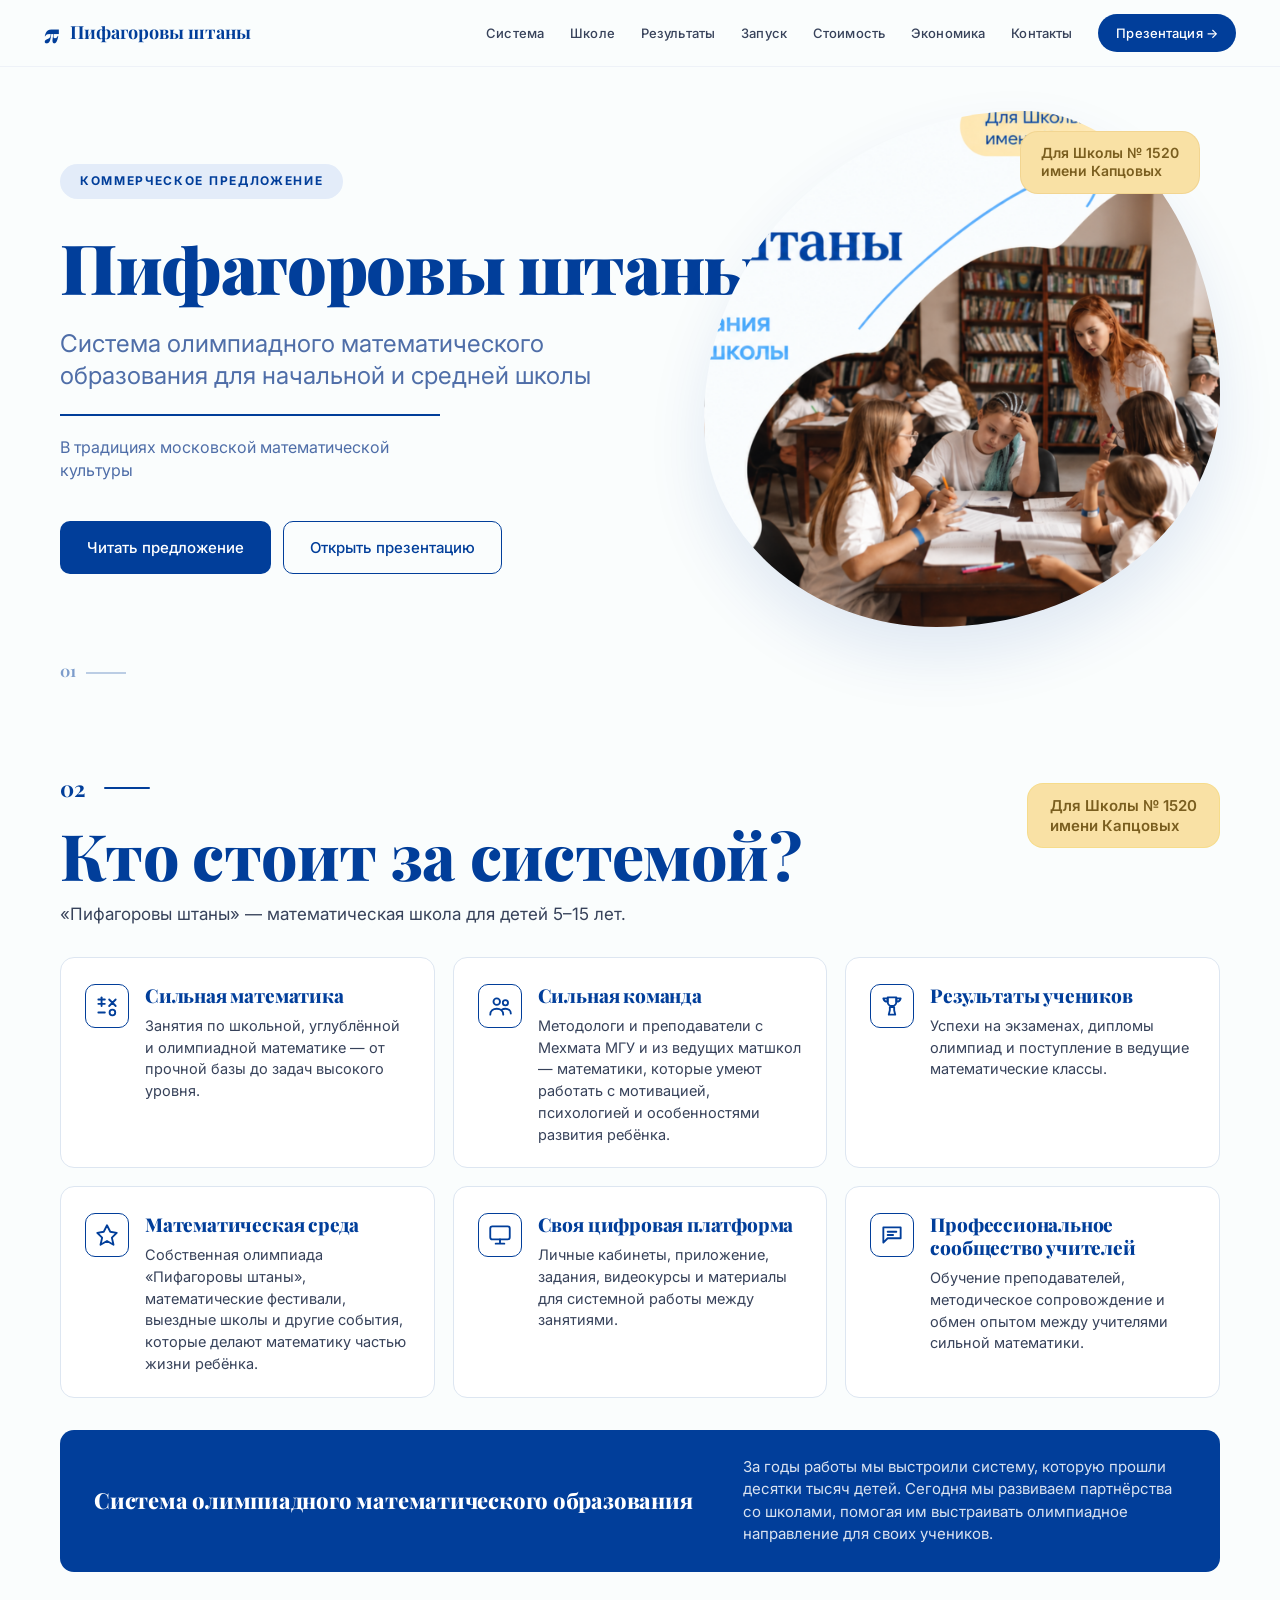
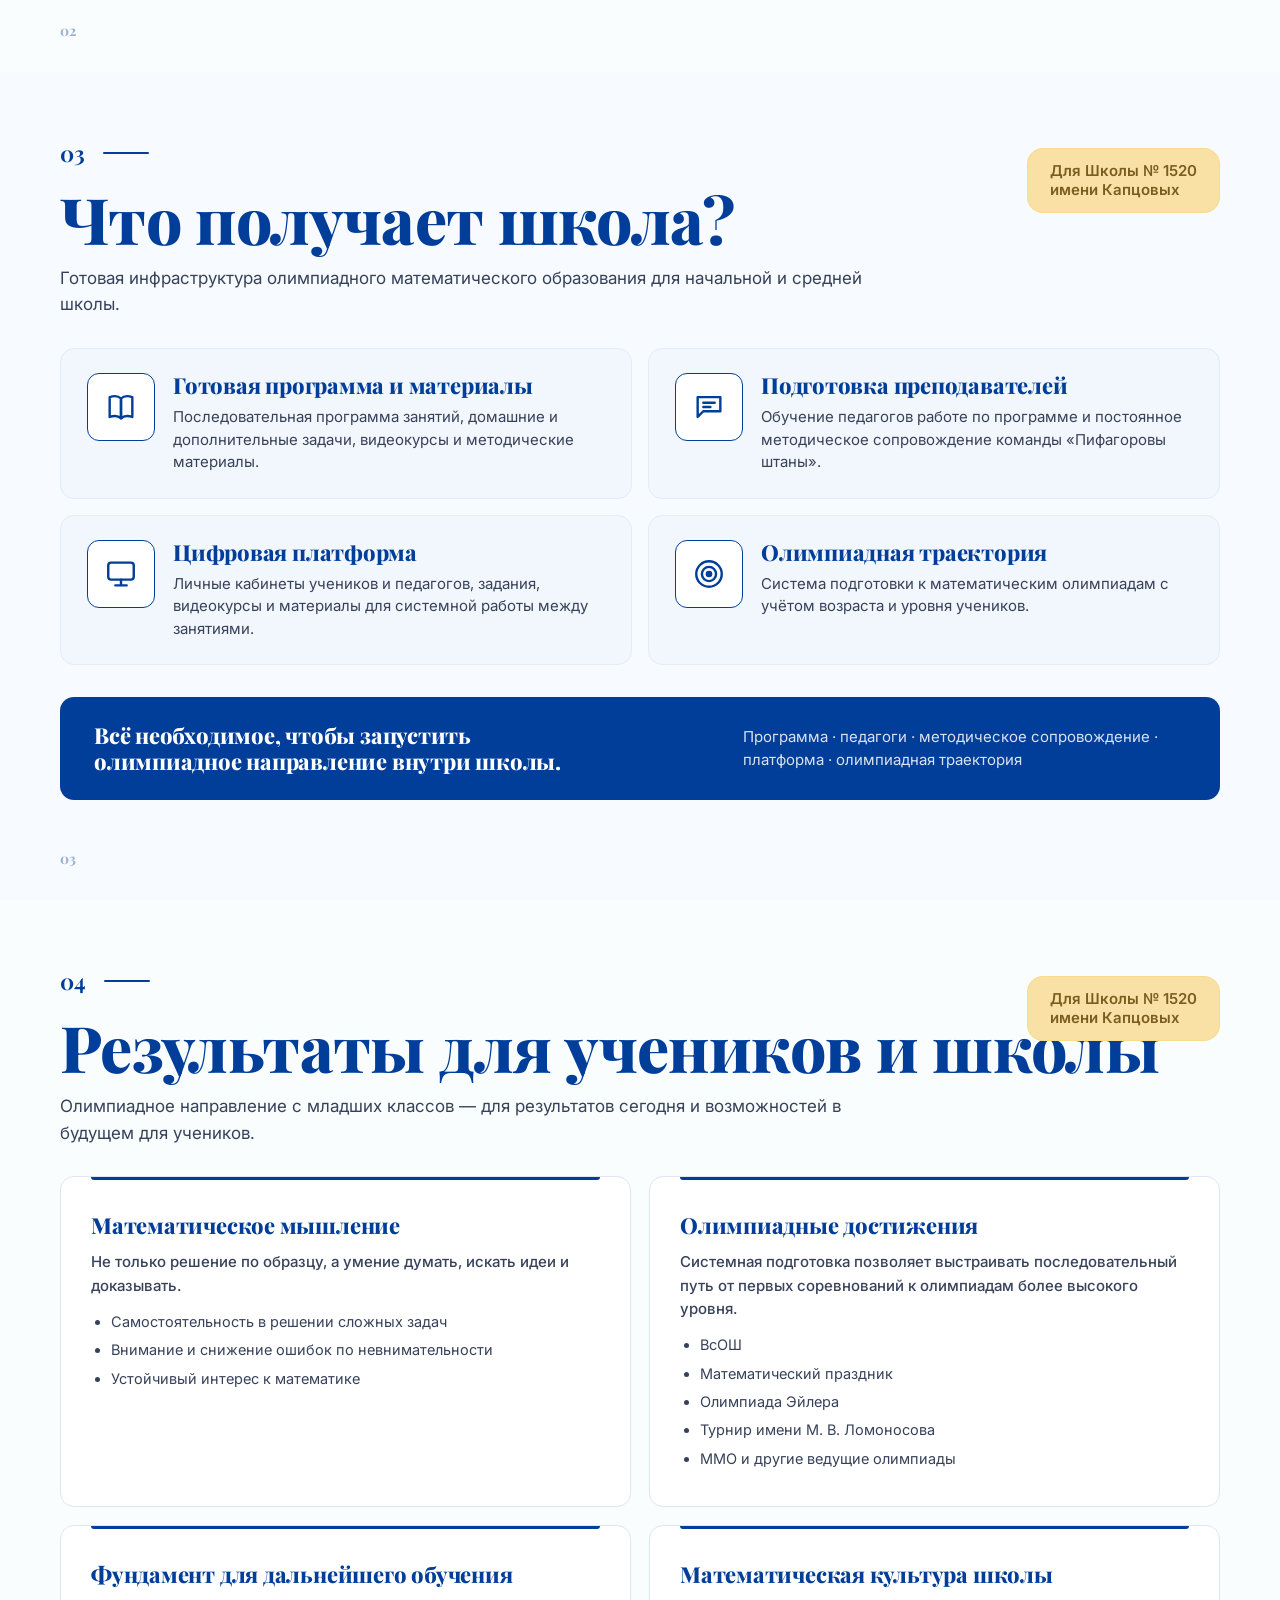
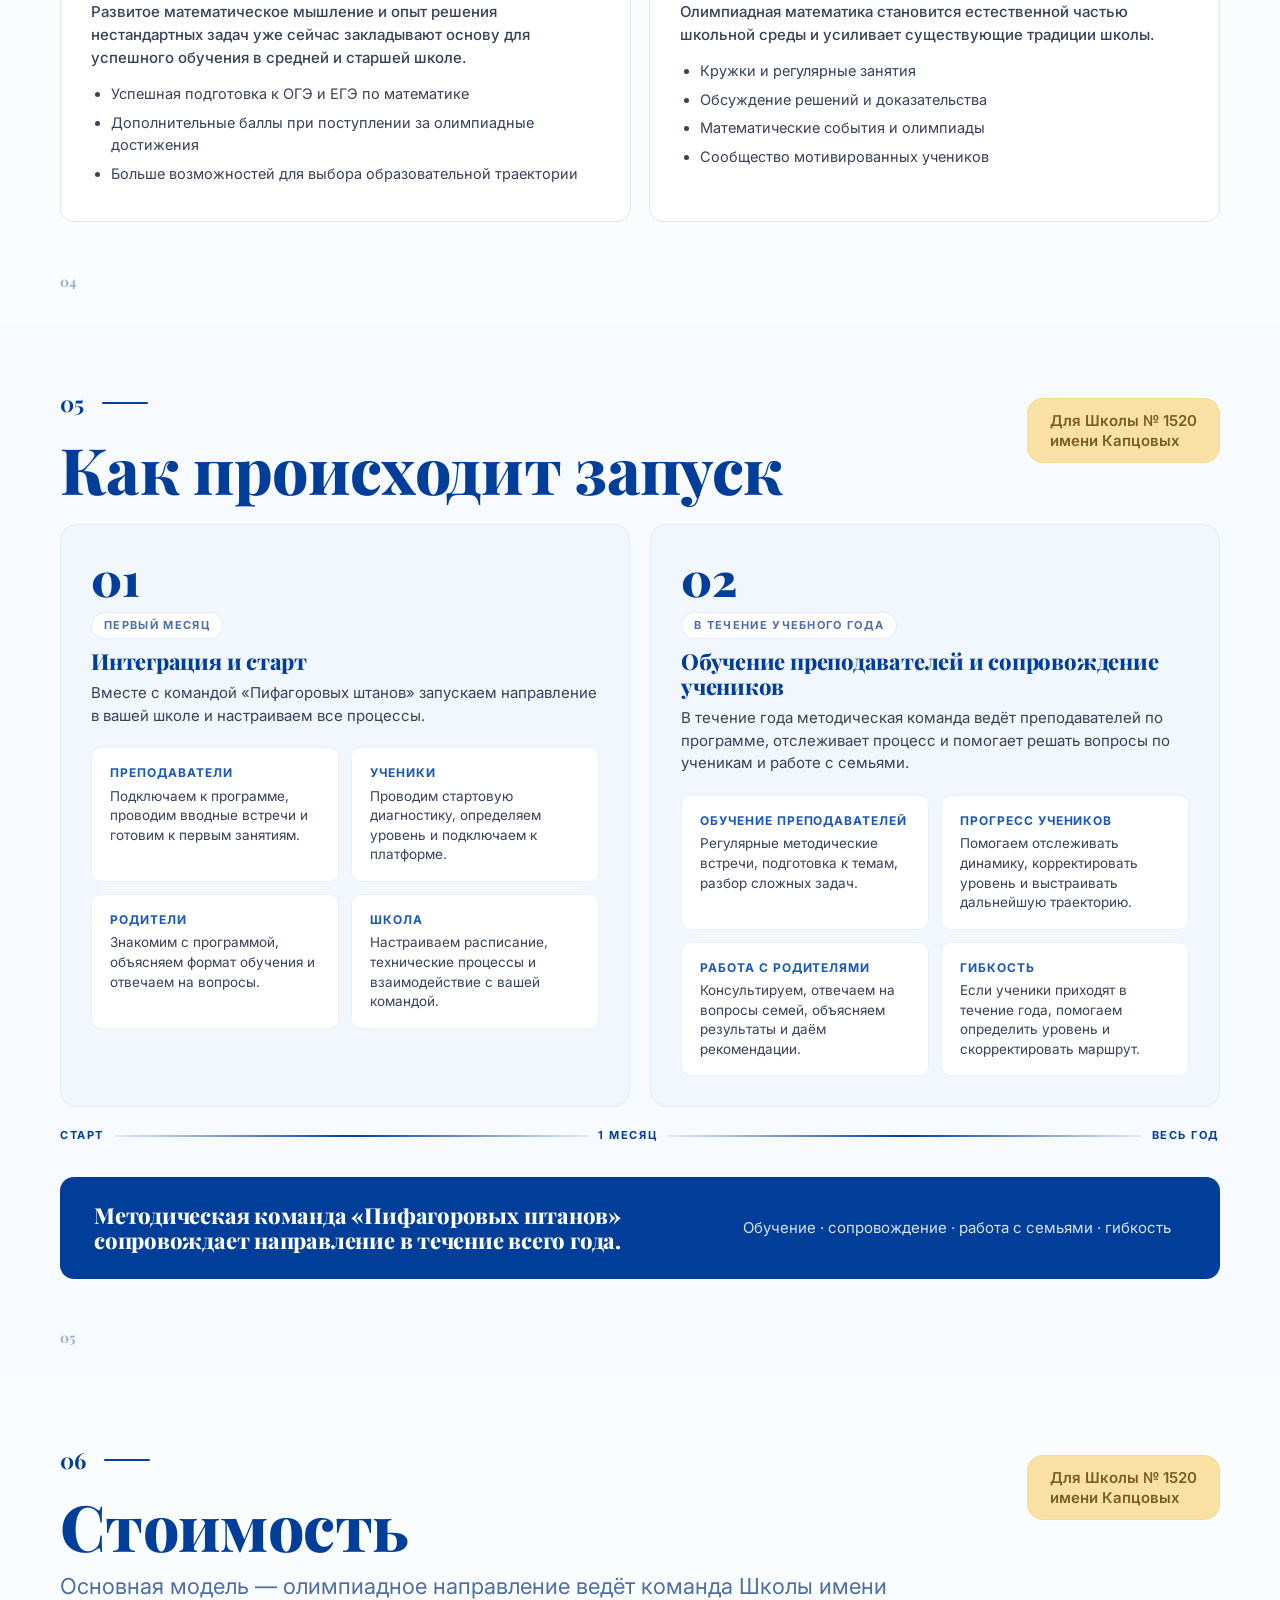
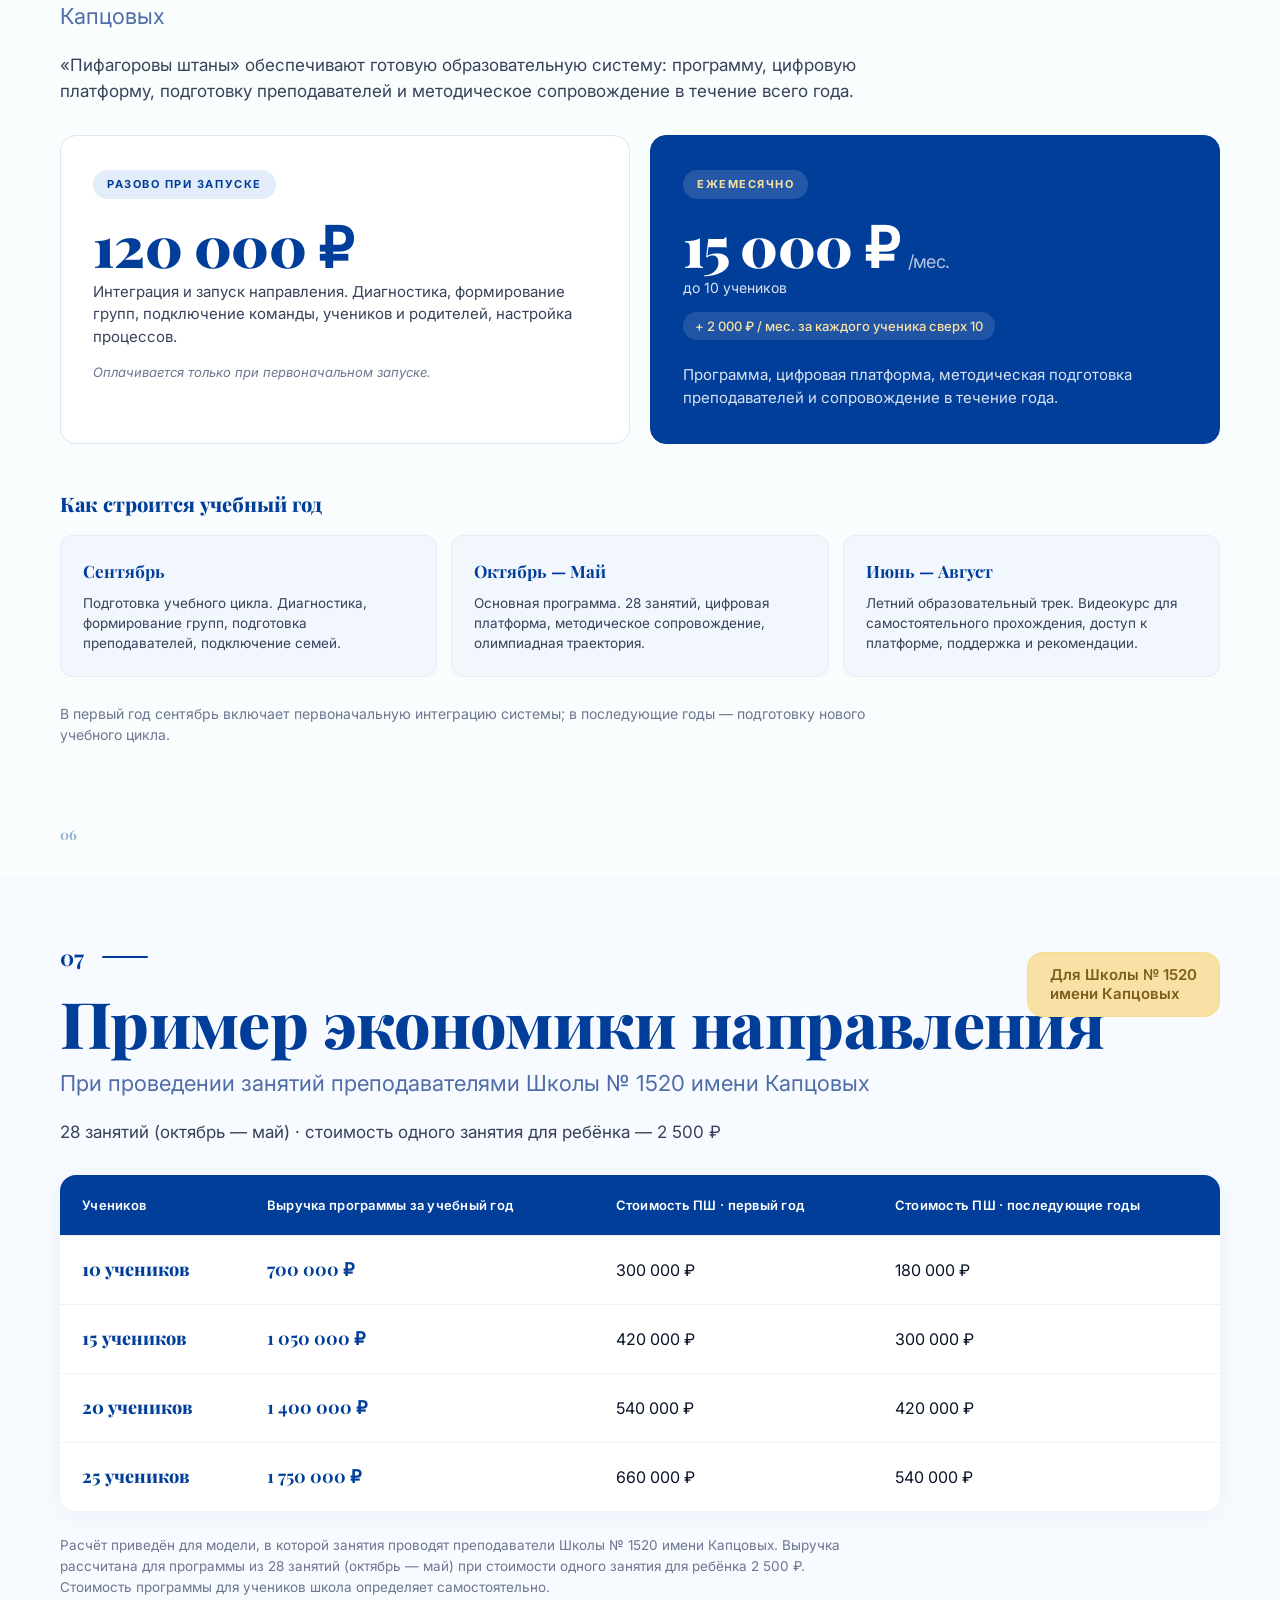
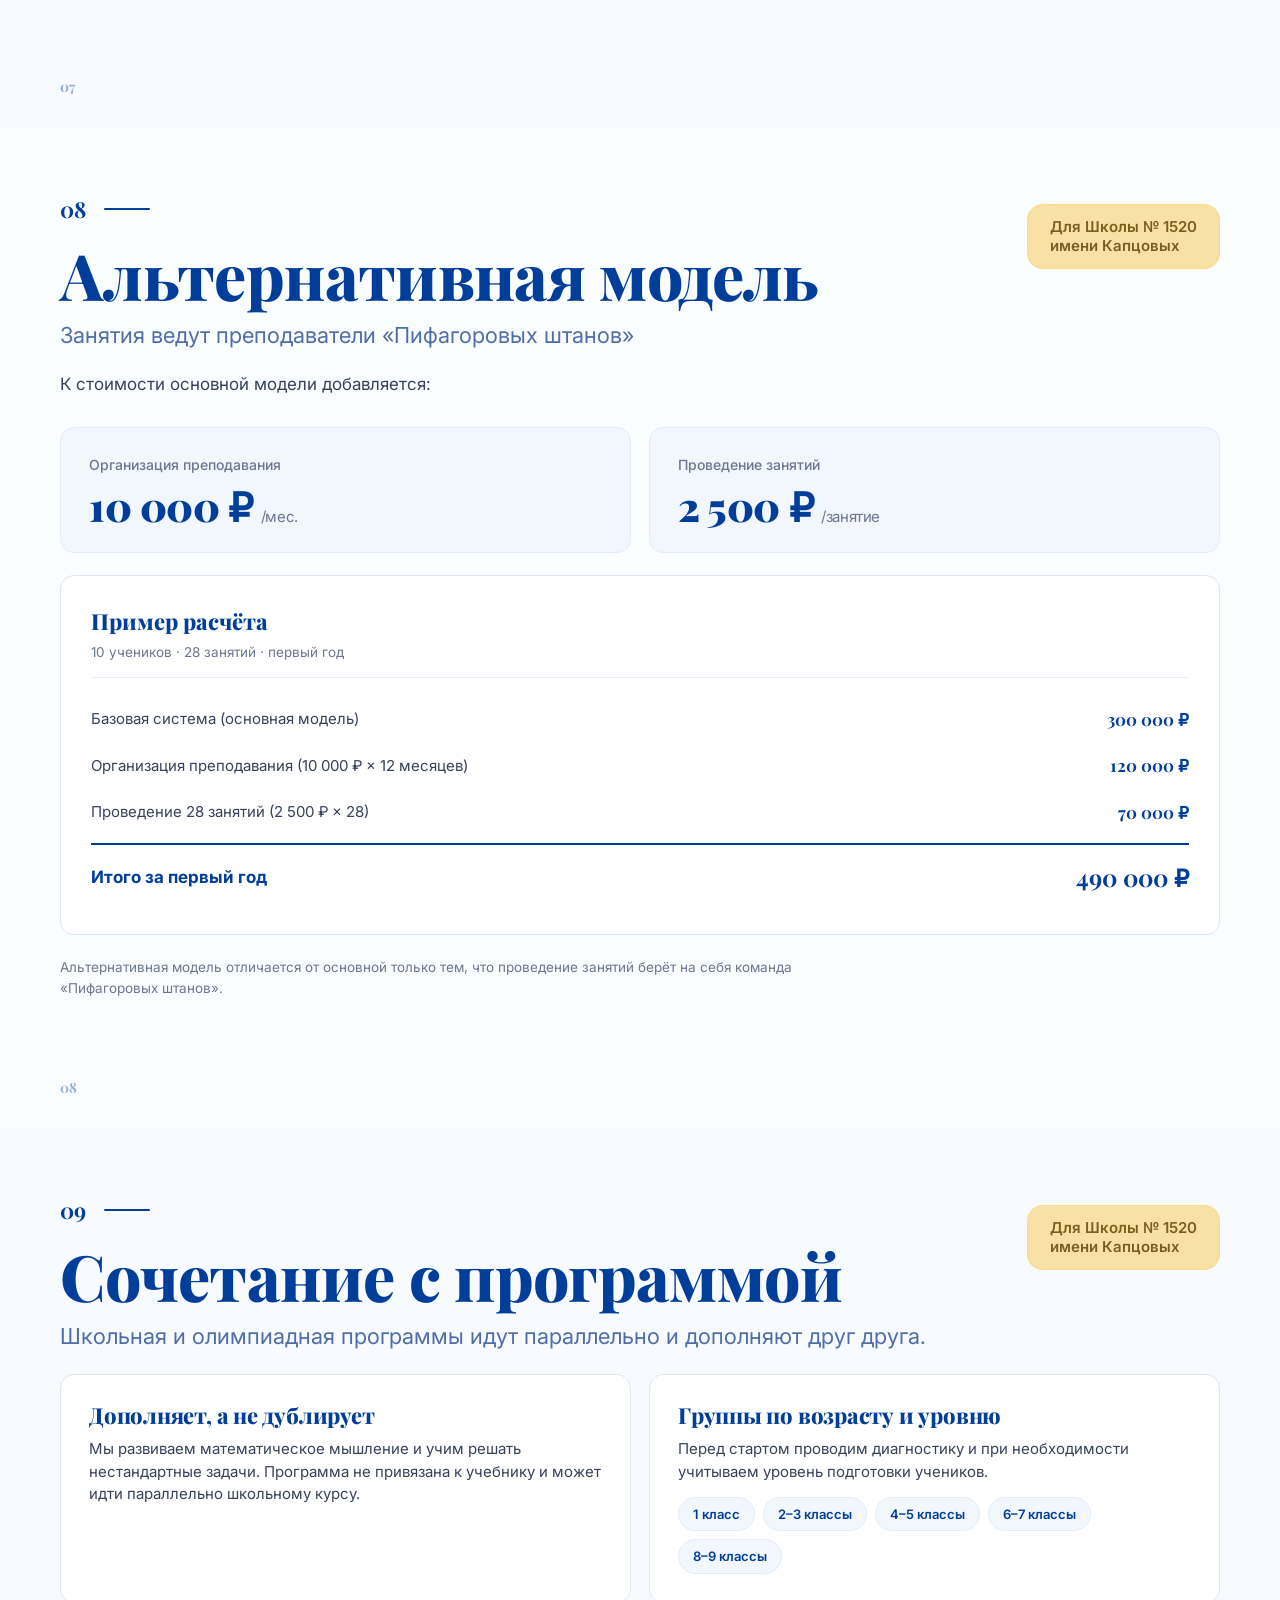
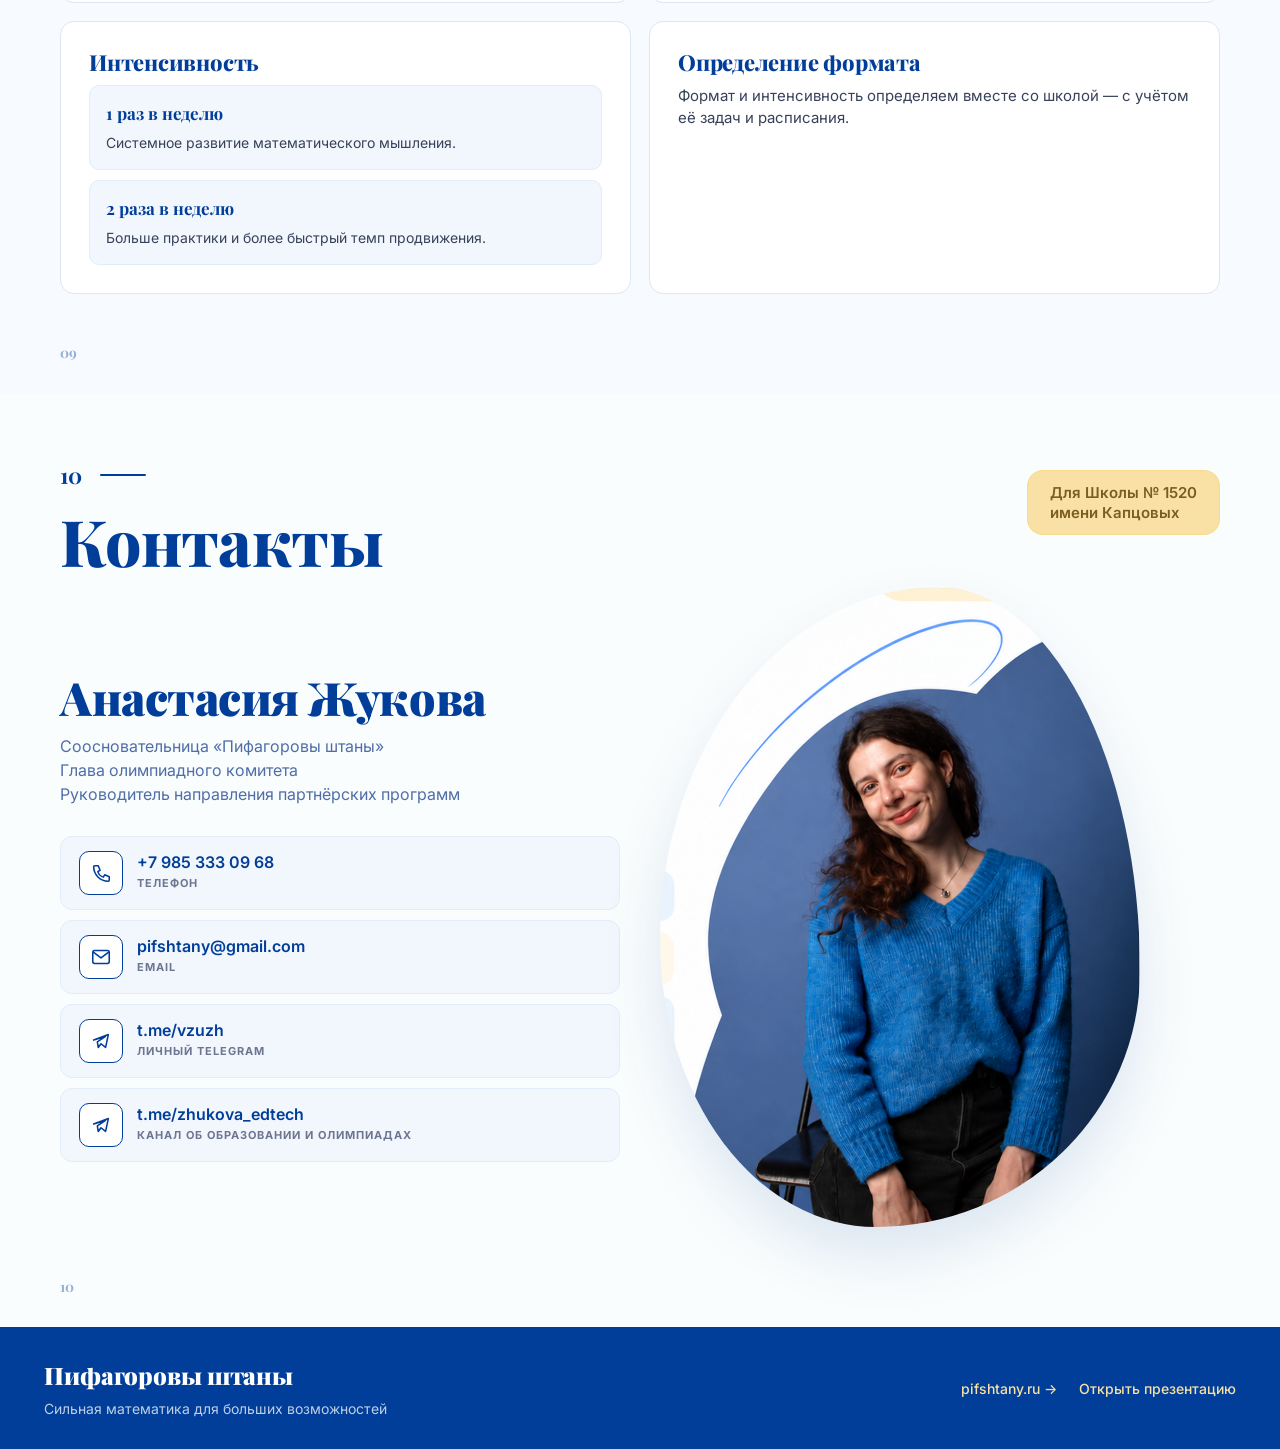
<file: index.html>
<!doctype html>
<html lang="ru">
<head>
<meta charset="utf-8">
<meta name="viewport" content="width=device-width,initial-scale=1">
<title>Пифагоровы штаны — предложение для Школы №1520 имени Капцовых</title>
<meta name="description" content="Готовая инфраструктура олимпиадного математического образования для начальной и средней школы. Предложение для Школы №1520 имени Капцовых.">
<link rel="preconnect" href="https://fonts.googleapis.com">
<link rel="preconnect" href="https://fonts.gstatic.com" crossorigin>
<link href="https://fonts.googleapis.com/css2?family=Playfair+Display:wght@700;800;900&family=Inter:wght@300;400;500;600;700&display=swap" rel="stylesheet">
<link rel="stylesheet" href="./styles.css">
</head>
<body>

<!-- SVG icon symbols shared across the page (mirrors deck's blue outline icons) -->
<svg width="0" height="0" style="position:absolute" aria-hidden="true">
  <defs>
    <symbol id="i-math" viewBox="0 0 24 24" fill="none" stroke="currentColor" stroke-width="1.7" stroke-linecap="round" stroke-linejoin="round">
      <path d="M4 6h6"/><path d="M4 10h6"/><path d="M7 4v8"/>
      <path d="M14 6l6 6M20 6l-6 6"/>
      <path d="M4 18h6"/><circle cx="17" cy="18" r="2.6"/>
    </symbol>
    <symbol id="i-team" viewBox="0 0 24 24" fill="none" stroke="currentColor" stroke-width="1.7" stroke-linecap="round" stroke-linejoin="round">
      <circle cx="9" cy="8" r="3"/>
      <circle cx="17" cy="9" r="2.4"/>
      <path d="M3 20c0-3.5 2.7-5.5 6-5.5S15 16.5 15 20"/>
      <path d="M13.5 15.4c1-.6 2.2-.9 3.5-.9 2.8 0 5 1.8 5 4.5"/>
    </symbol>
    <symbol id="i-trophy" viewBox="0 0 24 24" fill="none" stroke="currentColor" stroke-width="1.7" stroke-linecap="round" stroke-linejoin="round">
      <path d="M8 4h8v4a4 4 0 0 1-8 0V4z"/>
      <path d="M4 5h4v3a4 4 0 0 1-4-3z"/>
      <path d="M16 5h4a4 4 0 0 1-4 3V5z"/>
      <path d="M10 13h4v3l1 4H9l1-4v-3z"/>
    </symbol>
    <symbol id="i-star" viewBox="0 0 24 24" fill="none" stroke="currentColor" stroke-width="1.7" stroke-linecap="round" stroke-linejoin="round">
      <polygon points="12 3 15 9 21 10 16.5 14.5 18 21 12 17.5 6 21 7.5 14.5 3 10 9 9"/>
    </symbol>
    <symbol id="i-monitor" viewBox="0 0 24 24" fill="none" stroke="currentColor" stroke-width="1.7" stroke-linecap="round" stroke-linejoin="round">
      <rect x="3" y="4" width="18" height="12" rx="2"/>
      <path d="M8 20h8M12 16v4"/>
    </symbol>
    <symbol id="i-chat" viewBox="0 0 24 24" fill="none" stroke="currentColor" stroke-width="1.7" stroke-linecap="round" stroke-linejoin="round">
      <path d="M4 5h16v10H8l-4 4V5z"/>
      <path d="M8 9h8M8 12h5"/>
    </symbol>
    <symbol id="i-book" viewBox="0 0 24 24" fill="none" stroke="currentColor" stroke-width="1.7" stroke-linecap="round" stroke-linejoin="round">
      <path d="M4 5c3-1 6-1 8 1v14c-2-2-5-2-8-1V5z"/>
      <path d="M20 5c-3-1-6-1-8 1v14c2-2 5-2 8-1V5z"/>
    </symbol>
    <symbol id="i-target" viewBox="0 0 24 24" fill="none" stroke="currentColor" stroke-width="1.7" stroke-linecap="round" stroke-linejoin="round">
      <circle cx="12" cy="12" r="9"/><circle cx="12" cy="12" r="5"/><circle cx="12" cy="12" r="1.5" fill="currentColor"/>
    </symbol>
    <symbol id="i-rocket" viewBox="0 0 24 24" fill="none" stroke="currentColor" stroke-width="1.7" stroke-linecap="round" stroke-linejoin="round">
      <path d="M4 20l3-3M14 4c4 0 6 2 6 6l-8 8-4-4L14 4z"/>
      <circle cx="15" cy="9" r="1.4"/>
      <path d="M4 20c0-3 2-5 5-5"/>
    </symbol>
    <symbol id="i-pin" viewBox="0 0 24 24" fill="none" stroke="currentColor" stroke-width="1.7" stroke-linecap="round" stroke-linejoin="round">
      <path d="M12 21s-7-6-7-12a7 7 0 1 1 14 0c0 6-7 12-7 12z"/>
      <circle cx="12" cy="9" r="2.5"/>
    </symbol>
    <symbol id="i-phone" viewBox="0 0 24 24" fill="none" stroke="currentColor" stroke-width="1.7" stroke-linecap="round" stroke-linejoin="round">
      <path d="M5 4h4l2 5-2.5 1.5c1 3 3 5 6 6L16 14l5 2v4c0 .5-.5 1-1 1-9 0-16-7-16-16 0-.5.5-1 1-1z"/>
    </symbol>
    <symbol id="i-mail" viewBox="0 0 24 24" fill="none" stroke="currentColor" stroke-width="1.7" stroke-linecap="round" stroke-linejoin="round">
      <rect x="3" y="5" width="18" height="14" rx="2"/>
      <path d="M4 7l8 6 8-6"/>
    </symbol>
    <symbol id="i-tg" viewBox="0 0 24 24" fill="none" stroke="currentColor" stroke-width="1.7" stroke-linecap="round" stroke-linejoin="round">
      <path d="M4 11l16-6-3 14-5-4-3 4-1-6 9-6-13 4z"/>
    </symbol>
    <symbol id="i-cal" viewBox="0 0 24 24" fill="none" stroke="currentColor" stroke-width="1.7" stroke-linecap="round" stroke-linejoin="round">
      <rect x="3" y="5" width="18" height="15" rx="2"/>
      <path d="M8 3v4M16 3v4M3 10h18"/>
    </symbol>
  </defs>
</svg>

<!-- Sticky nav -->
<nav class="topnav">
  <a class="brand" href="#top">
    <span class="brand-mark">π</span>
    <span class="brand-name">Пифагоровы штаны</span>
  </a>
  <div class="topnav-links">
    <a href="#system">Система</a>
    <a href="#school">Школе</a>
    <a href="#results">Результаты</a>
    <a href="#launch">Запуск</a>
    <a href="#pricing">Стоимость</a>
    <a href="#economy">Экономика</a>
    <a href="#contact">Контакты</a>
    <a href="./deck.html" class="topnav-cta">Презентация →</a>
  </div>
</nav>

<!-- HERO (slide 1) -->
<header id="top" class="hero">
  <div class="hero-left">
    <span class="hero-tag">Коммерческое предложение</span>
    <h1 class="hero-title">Пифагоровы&nbsp;штаны</h1>
    <p class="hero-sub">Система олимпиадного математического образования для начальной и средней школы</p>
    <div class="hero-tradition-wrap">
      <p class="hero-tradition">В традициях московской математической культуры</p>
    </div>
    <div class="hero-cta">
      <a href="#system" class="btn btn-primary">Читать предложение</a>
      <a href="./deck.html" class="btn btn-ghost">Открыть презентацию</a>
    </div>
  </div>
  <div class="hero-photo-wrap">
    <div class="hero-photo"></div>
    <div class="hero-badge-abs">Для Школы № 1520 имени Капцовых</div>
  </div>
  <div class="hero-slidenum">01</div>
</header>

<!-- SLIDE 2 — SYSTEM / PILLARS -->
<section id="system" class="slide">
  <div class="slide-num">02</div>
  <div class="slide-badge">Для Школы №&nbsp;1520<br>имени Капцовых</div>
  <h2 class="slide-title">Кто стоит за системой?</h2>
  <p class="slide-lede">«Пифагоровы штаны» — математическая школа для детей 5–15 лет.</p>

  <div class="pillars">
    <article class="pillar">
      <div class="pillar-icon"><svg width="26" height="26"><use href="#i-math"/></svg></div>
      <div class="pillar-body">
        <h3>Сильная математика</h3>
        <p>Занятия по школьной, углублённой и олимпиадной математике — от прочной базы до задач высокого уровня.</p>
      </div>
    </article>
    <article class="pillar">
      <div class="pillar-icon"><svg width="26" height="26"><use href="#i-team"/></svg></div>
      <div class="pillar-body">
        <h3>Сильная команда</h3>
        <p>Методологи и преподаватели с Мехмата МГУ и из ведущих матшкол — математики, которые умеют работать с мотивацией, психологией и особенностями развития ребёнка.</p>
      </div>
    </article>
    <article class="pillar">
      <div class="pillar-icon"><svg width="26" height="26"><use href="#i-trophy"/></svg></div>
      <div class="pillar-body">
        <h3>Результаты учеников</h3>
        <p>Успехи на экзаменах, дипломы олимпиад и поступление в ведущие математические классы.</p>
      </div>
    </article>
    <article class="pillar">
      <div class="pillar-icon"><svg width="26" height="26"><use href="#i-star"/></svg></div>
      <div class="pillar-body">
        <h3>Математическая среда</h3>
        <p>Собственная олимпиада «Пифагоровы штаны», математические фестивали, выездные школы и другие события, которые делают математику частью жизни ребёнка.</p>
      </div>
    </article>
    <article class="pillar">
      <div class="pillar-icon"><svg width="26" height="26"><use href="#i-monitor"/></svg></div>
      <div class="pillar-body">
        <h3>Своя цифровая платформа</h3>
        <p>Личные кабинеты, приложение, задания, видеокурсы и материалы для системной работы между занятиями.</p>
      </div>
    </article>
    <article class="pillar">
      <div class="pillar-icon"><svg width="26" height="26"><use href="#i-chat"/></svg></div>
      <div class="pillar-body">
        <h3>Профессиональное сообщество учителей</h3>
        <p>Обучение преподавателей, методическое сопровождение и обмен опытом между учителями сильной математики.</p>
      </div>
    </article>
  </div>

  <div class="strip">
    <h3>Система олимпиадного математического образования</h3>
    <p>За годы работы мы выстроили систему, которую прошли десятки тысяч детей. Сегодня мы развиваем партнёрства со школами, помогая им выстраивать олимпиадное направление для своих учеников.</p>
  </div>
  <div class="slide-foot">02</div>
</section>

<!-- SLIDE 3 — WHAT THE SCHOOL GETS -->
<div class="slide-tint-wrap">
<section id="school" class="slide slide-tint">
  <div class="slide-num">03</div>
  <div class="slide-badge">Для Школы №&nbsp;1520<br>имени Капцовых</div>
  <h2 class="slide-title">Что получает школа?</h2>
  <p class="slide-lede">Готовая инфраструктура олимпиадного математического образования для начальной и средней школы.</p>

  <div class="school-cards">
    <article class="school-card">
      <div class="school-card-icon"><svg width="34" height="34"><use href="#i-book"/></svg></div>
      <div>
        <h3>Готовая программа и материалы</h3>
        <p>Последовательная программа занятий, домашние и дополнительные задачи, видеокурсы и методические материалы.</p>
      </div>
    </article>
    <article class="school-card">
      <div class="school-card-icon"><svg width="34" height="34"><use href="#i-chat"/></svg></div>
      <div>
        <h3>Подготовка преподавателей</h3>
        <p>Обучение педагогов работе по программе и постоянное методическое сопровождение команды «Пифагоровы штаны».</p>
      </div>
    </article>
    <article class="school-card">
      <div class="school-card-icon"><svg width="34" height="34"><use href="#i-monitor"/></svg></div>
      <div>
        <h3>Цифровая платформа</h3>
        <p>Личные кабинеты учеников и педагогов, задания, видеокурсы и материалы для системной работы между занятиями.</p>
      </div>
    </article>
    <article class="school-card">
      <div class="school-card-icon"><svg width="34" height="34"><use href="#i-target"/></svg></div>
      <div>
        <h3>Олимпиадная траектория</h3>
        <p>Система подготовки к математическим олимпиадам с учётом возраста и уровня учеников.</p>
      </div>
    </article>
  </div>

  <div class="strip">
    <h3>Всё необходимое, чтобы запустить<br>олимпиадное направление внутри школы.</h3>
    <p>Программа · педагоги · методическое сопровождение · платформа · олимпиадная траектория</p>
  </div>
  <div class="slide-foot">03</div>
</section>
</div>

<!-- SLIDE 4 — RESULTS -->
<section id="results" class="slide">
  <div class="slide-num">04</div>
  <div class="slide-badge">Для Школы №&nbsp;1520<br>имени Капцовых</div>
  <h2 class="slide-title">Результаты для учеников и школы</h2>
  <p class="slide-lede">Олимпиадное направление с младших классов — для результатов сегодня и возможностей в будущем для учеников.</p>

  <div class="results">
    <article class="result">
      <h3>Математическое мышление</h3>
      <p class="result-lead">Не только решение по образцу, а умение думать, искать идеи и доказывать.</p>
      <ul>
        <li>Самостоятельность в решении сложных задач</li>
        <li>Внимание и снижение ошибок по невнимательности</li>
        <li>Устойчивый интерес к математике</li>
      </ul>
    </article>
    <article class="result">
      <h3>Олимпиадные достижения</h3>
      <p class="result-lead">Системная подготовка позволяет выстраивать последовательный путь от первых соревнований к олимпиадам более высокого уровня.</p>
      <ul>
        <li>ВсОШ</li>
        <li>Математический праздник</li>
        <li>Олимпиада Эйлера</li>
        <li>Турнир имени М. В. Ломоносова</li>
        <li>ММО и другие ведущие олимпиады</li>
      </ul>
    </article>
    <article class="result">
      <h3>Фундамент для дальнейшего обучения</h3>
      <p class="result-lead">Развитое математическое мышление и опыт решения нестандартных задач уже сейчас закладывают основу для успешного обучения в средней и старшей школе.</p>
      <ul>
        <li>Успешная подготовка к ОГЭ и ЕГЭ по математике</li>
        <li>Дополнительные баллы при поступлении за олимпиадные достижения</li>
        <li>Больше возможностей для выбора образовательной траектории</li>
      </ul>
    </article>
    <article class="result">
      <h3>Математическая культура школы</h3>
      <p class="result-lead">Олимпиадная математика становится естественной частью школьной среды и усиливает существующие традиции школы.</p>
      <ul>
        <li>Кружки и регулярные занятия</li>
        <li>Обсуждение решений и доказательства</li>
        <li>Математические события и олимпиады</li>
        <li>Сообщество мотивированных учеников</li>
      </ul>
    </article>
  </div>
  <div class="slide-foot">04</div>
</section>

<!-- SLIDE 5 — LAUNCH -->
<div class="slide-tint-wrap">
<section id="launch" class="slide slide-tint">
  <div class="slide-num">05</div>
  <div class="slide-badge">Для Школы №&nbsp;1520<br>имени Капцовых</div>
  <h2 class="slide-title">Как происходит запуск</h2>

  <div class="phases">
    <div class="phase">
      <div class="phase-num">01</div>
      <div class="phase-tag">Первый месяц</div>
      <h3>Интеграция и старт</h3>
      <p class="phase-lead">Вместе с командой «Пифагоровых штанов» запускаем направление в вашей школе и настраиваем все процессы.</p>
      <div class="phase-grid">
        <div><h4>Преподаватели</h4><p>Подключаем к программе, проводим вводные встречи и готовим к первым занятиям.</p></div>
        <div><h4>Ученики</h4><p>Проводим стартовую диагностику, определяем уровень и подключаем к платформе.</p></div>
        <div><h4>Родители</h4><p>Знакомим с программой, объясняем формат обучения и отвечаем на вопросы.</p></div>
        <div><h4>Школа</h4><p>Настраиваем расписание, технические процессы и взаимодействие с вашей командой.</p></div>
      </div>
    </div>

    <div class="phase">
      <div class="phase-num">02</div>
      <div class="phase-tag">В течение учебного года</div>
      <h3>Обучение преподавателей и сопровождение учеников</h3>
      <p class="phase-lead">В течение года методическая команда ведёт преподавателей по программе, отслеживает процесс и помогает решать вопросы по ученикам и работе с семьями.</p>
      <div class="phase-grid">
        <div><h4>Обучение преподавателей</h4><p>Регулярные методические встречи, подготовка к темам, разбор сложных задач.</p></div>
        <div><h4>Прогресс учеников</h4><p>Помогаем отслеживать динамику, корректировать уровень и выстраивать дальнейшую траекторию.</p></div>
        <div><h4>Работа с родителями</h4><p>Консультируем, отвечаем на вопросы семей, объясняем результаты и даём рекомендации.</p></div>
        <div><h4>Гибкость</h4><p>Если ученики приходят в течение года, помогаем определить уровень и скорректировать маршрут.</p></div>
      </div>
    </div>
  </div>

  <div class="timeline">
    <div>Старт</div><div></div>
    <div>1 месяц</div><div></div>
    <div>Весь год</div>
  </div>

  <div class="strip">
    <h3>Методическая команда «Пифагоровых штанов» сопровождает направление в течение всего года.</h3>
    <p>Обучение · сопровождение · работа с семьями · гибкость</p>
  </div>
  <div class="slide-foot">05</div>
</section>
</div>

<!-- SLIDE 6 — PRICING -->
<section id="pricing" class="slide">
  <div class="slide-num">06</div>
  <div class="slide-badge">Для Школы №&nbsp;1520<br>имени Капцовых</div>
  <h2 class="slide-title">Стоимость</h2>
  <p class="slide-sub">Основная модель — олимпиадное направление ведёт команда Школы имени Капцовых</p>
  <p class="slide-lede">«Пифагоровы штаны» обеспечивают готовую образовательную систему: программу, цифровую платформу, подготовку преподавателей и методическое сопровождение в течение всего года.</p>

  <div class="price-cards">
    <div class="price-card">
      <div class="price-tag">Разово при запуске</div>
      <div class="price-amount">120 000&nbsp;₽</div>
      <p>Интеграция и запуск направления. Диагностика, формирование групп, подключение команды, учеников и родителей, настройка процессов.</p>
      <p class="price-note">Оплачивается только при первоначальном запуске.</p>
    </div>
    <div class="price-card price-card-monthly">
      <div class="price-tag">Ежемесячно</div>
      <div class="price-amount">15 000&nbsp;₽<span class="price-unit">/мес.</span></div>
      <p class="price-under">до 10 учеников</p>
      <div class="price-extra">+ 2 000 ₽ / мес. за каждого ученика сверх 10</div>
      <p>Программа, цифровая платформа, методическая подготовка преподавателей и сопровождение в течение года.</p>
    </div>
  </div>

  <div class="calendar-title">Как строится учебный год</div>
  <div class="calendar">
    <div class="cal-item">
      <div class="cal-month">Сентябрь</div>
      <p>Подготовка учебного цикла. Диагностика, формирование групп, подготовка преподавателей, подключение семей.</p>
    </div>
    <div class="cal-item">
      <div class="cal-month">Октябрь&nbsp;—&nbsp;Май</div>
      <p>Основная программа. 28 занятий, цифровая платформа, методическое сопровождение, олимпиадная траектория.</p>
    </div>
    <div class="cal-item">
      <div class="cal-month">Июнь&nbsp;—&nbsp;Август</div>
      <p>Летний образовательный трек. Видеокурс для самостоятельного прохождения, доступ к платформе, поддержка и рекомендации.</p>
    </div>
  </div>

  <p class="slide-lede" style="margin-top:26px; font-size:14px; color:var(--ink-500);">В первый год сентябрь включает первоначальную интеграцию системы; в последующие годы — подготовку нового учебного цикла.</p>
  <div class="slide-foot">06</div>
</section>

<!-- SLIDE 7 — ECONOMY -->
<div class="slide-tint-wrap">
<section id="economy" class="slide slide-tint">
  <div class="slide-num">07</div>
  <div class="slide-badge">Для Школы №&nbsp;1520<br>имени Капцовых</div>
  <h2 class="slide-title">Пример экономики направления</h2>
  <p class="slide-sub">При проведении занятий преподавателями Школы № 1520 имени Капцовых</p>
  <p class="slide-lede">28 занятий (октябрь&nbsp;—&nbsp;май) · стоимость одного занятия для ребёнка — 2 500 ₽</p>

  <div class="table-wrap">
    <table class="econ-table">
      <thead>
        <tr>
          <th>Учеников</th>
          <th>Выручка программы за учебный год</th>
          <th>Стоимость ПШ · первый год</th>
          <th>Стоимость ПШ · последующие годы</th>
        </tr>
      </thead>
      <tbody>
        <tr><td class="students">10 учеников</td><td class="rev">700 000&nbsp;₽</td><td>300 000&nbsp;₽</td><td>180 000&nbsp;₽</td></tr>
        <tr><td class="students">15 учеников</td><td class="rev">1 050 000&nbsp;₽</td><td>420 000&nbsp;₽</td><td>300 000&nbsp;₽</td></tr>
        <tr><td class="students">20 учеников</td><td class="rev">1 400 000&nbsp;₽</td><td>540 000&nbsp;₽</td><td>420 000&nbsp;₽</td></tr>
        <tr><td class="students">25 учеников</td><td class="rev">1 750 000&nbsp;₽</td><td>660 000&nbsp;₽</td><td>540 000&nbsp;₽</td></tr>
      </tbody>
    </table>
  </div>

  <p class="slide-lede" style="margin-top:24px; font-size:13.5px; color:var(--ink-500);">Расчёт приведён для модели, в которой занятия проводят преподаватели Школы № 1520 имени Капцовых. Выручка рассчитана для программы из 28 занятий (октябрь — май) при стоимости одного занятия для ребёнка 2 500 ₽. Стоимость программы для учеников школа определяет самостоятельно.</p>
  <div class="slide-foot">07</div>
</section>
</div>

<!-- SLIDE 8 — ALT MODEL -->
<section id="alt" class="slide">
  <div class="slide-num">08</div>
  <div class="slide-badge">Для Школы №&nbsp;1520<br>имени Капцовых</div>
  <h2 class="slide-title">Альтернативная модель</h2>
  <p class="slide-sub">Занятия ведут преподаватели «Пифагоровых штанов»</p>
  <p class="slide-lede">К стоимости основной модели добавляется:</p>

  <div class="alt-cards">
    <div class="alt-card">
      <div class="alt-label">Организация преподавания</div>
      <div class="alt-price">10 000&nbsp;₽<span class="alt-unit">/мес.</span></div>
    </div>
    <div class="alt-card">
      <div class="alt-label">Проведение занятий</div>
      <div class="alt-price">2 500&nbsp;₽<span class="alt-unit">/занятие</span></div>
    </div>
  </div>

  <div class="alt-example">
    <div class="alt-example-title">Пример расчёта <span>10 учеников · 28 занятий · первый год</span></div>
    <div class="alt-example-row"><span>Базовая система (основная модель)</span><b>300 000&nbsp;₽</b></div>
    <div class="alt-example-row"><span>Организация преподавания (10 000 ₽ × 12 месяцев)</span><b>120 000&nbsp;₽</b></div>
    <div class="alt-example-row"><span>Проведение 28 занятий (2 500 ₽ × 28)</span><b>70 000&nbsp;₽</b></div>
    <div class="alt-example-row alt-example-total"><span>Итого за первый год</span><b>490 000&nbsp;₽</b></div>
  </div>

  <p class="slide-lede" style="margin-top:22px; font-size:13.5px; color:var(--ink-500);">Альтернативная модель отличается от основной только тем, что проведение занятий берёт на себя команда «Пифагоровых штанов».</p>
  <div class="slide-foot">08</div>
</section>

<!-- SLIDE 9 — CURRICULUM FIT -->
<div class="slide-tint-wrap">
<section id="curriculum" class="slide slide-tint">
  <div class="slide-num">09</div>
  <div class="slide-badge">Для Школы №&nbsp;1520<br>имени Капцовых</div>
  <h2 class="slide-title">Сочетание с программой</h2>
  <p class="slide-sub">Школьная и олимпиадная программы идут параллельно и дополняют друг друга.</p>

  <div class="curr-grid">
    <article class="curr-card">
      <h3>Дополняет, а не дублирует</h3>
      <p>Мы развиваем математическое мышление и учим решать нестандартные задачи. Программа не привязана к учебнику и может идти параллельно школьному курсу.</p>
    </article>
    <article class="curr-card">
      <h3>Группы по возрасту и уровню</h3>
      <p>Перед стартом проводим диагностику и при необходимости учитываем уровень подготовки учеников.</p>
      <div class="grade-chips">
        <span>1 класс</span>
        <span>2–3 классы</span>
        <span>4–5 классы</span>
        <span>6–7 классы</span>
        <span>8–9 классы</span>
      </div>
    </article>
    <article class="curr-card">
      <h3>Интенсивность</h3>
      <div class="intensity">
        <div><b>1 раз в неделю</b><span>Системное развитие математического мышления.</span></div>
        <div><b>2 раза в неделю</b><span>Больше практики и более быстрый темп продвижения.</span></div>
      </div>
    </article>
    <article class="curr-card">
      <h3>Определение формата</h3>
      <p>Формат и интенсивность определяем вместе со школой — с учётом её задач и расписания.</p>
    </article>
  </div>
  <div class="slide-foot">09</div>
</section>
</div>

<!-- SLIDE 10 — CONTACT -->
<section id="contact" class="slide">
  <div class="slide-num">10</div>
  <div class="slide-badge">Для Школы №&nbsp;1520<br>имени Капцовых</div>
  <h2 class="slide-title">Контакты</h2>

  <div class="contact-slide">
    <div class="contact-body">
      <div class="contact-name">Анастасия Жукова</div>
      <div class="contact-role">
        Соосновательница «Пифагоровы штаны»<br>
        Глава олимпиадного комитета<br>
        Руководитель направления партнёрских программ
      </div>
      <div class="contact-links">
        <a href="tel:+79853330968" class="contact-link">
          <div class="cl-icon"><svg width="22" height="22"><use href="#i-phone"/></svg></div>
          <div>
            <span class="cl-val">+7 985 333 09 68</span>
            <span class="cl-label">Телефон</span>
          </div>
        </a>
        <a href="mailto:pifshtany@gmail.com" class="contact-link">
          <div class="cl-icon"><svg width="22" height="22"><use href="#i-mail"/></svg></div>
          <div>
            <span class="cl-val">pifshtany@gmail.com</span>
            <span class="cl-label">Email</span>
          </div>
        </a>
        <a href="https://t.me/vzuzh" class="contact-link" target="_blank" rel="noopener">
          <div class="cl-icon"><svg width="22" height="22"><use href="#i-tg"/></svg></div>
          <div>
            <span class="cl-val">t.me/vzuzh</span>
            <span class="cl-label">Личный Telegram</span>
          </div>
        </a>
        <a href="https://t.me/zhukova_edtech" class="contact-link" target="_blank" rel="noopener">
          <div class="cl-icon"><svg width="22" height="22"><use href="#i-tg"/></svg></div>
          <div>
            <span class="cl-val">t.me/zhukova_edtech</span>
            <span class="cl-label">Канал об образовании и олимпиадах</span>
          </div>
        </a>
      </div>
    </div>
    <div class="contact-photo" role="img" aria-label="Анастасия Жукова"></div>
  </div>
  <div class="slide-foot">10</div>
</section>

<!-- FOOTER (mirrors deck's blue bottom bar) -->
<footer class="site-foot">
  <div>
    <div class="foot-title">Пифагоровы штаны</div>
    <div class="foot-tag">Сильная математика для больших возможностей</div>
  </div>
  <div class="foot-links">
    <a href="https://pifshtany.ru" target="_blank" rel="noopener">pifshtany.ru →</a>
    <a href="./deck.html">Открыть презентацию</a>
  </div>
</footer>

</body>
</html>
</file>
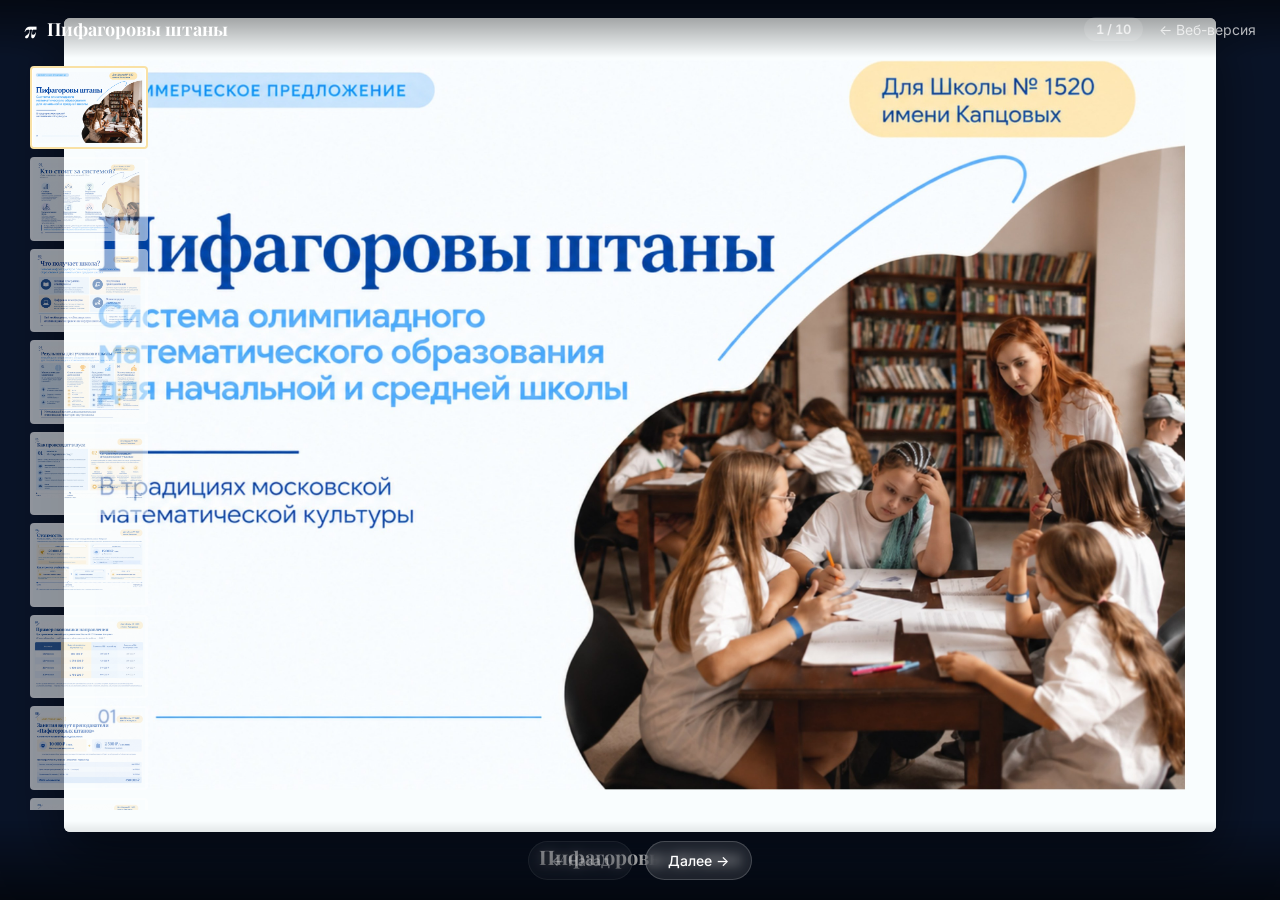
<file: deck.html>
<!doctype html>
<html lang="ru">
<head>
<meta charset="utf-8">
<meta name="viewport" content="width=device-width,initial-scale=1">
<title>Пифагоровы штаны — презентация</title>
<link href="https://fonts.googleapis.com/css2?family=Playfair+Display:wght@700;800&family=Inter:wght@400;500;600&display=swap" rel="stylesheet">
<style>
  * { box-sizing: border-box; margin: 0; padding: 0; }
  html, body { background: #0A1428; color: white; font-family: 'Inter', -apple-system, sans-serif; overflow: hidden; height: 100vh; }
  .stage {
    position: fixed;
    inset: 0;
    display: flex;
    align-items: center;
    justify-content: center;
    padding: 40px 40px 90px;
  }
  .slide-img {
    max-width: 100%;
    max-height: 100%;
    object-fit: contain;
    border-radius: 6px;
    box-shadow: 0 20px 60px rgba(0,0,0,0.55);
    background: white;
  }
  .topbar {
    position: fixed;
    top: 0;
    left: 0;
    right: 0;
    padding: 14px 24px;
    display: flex;
    justify-content: space-between;
    align-items: center;
    background: linear-gradient(180deg, rgba(0,0,0,0.5), transparent);
    z-index: 10;
    font-size: 14px;
  }
  .brand {
    display: flex;
    align-items: center;
    gap: 10px;
    color: white;
    text-decoration: none;
    font-family: 'Playfair Display', serif;
    font-weight: 700;
    font-size: 18px;
  }
  .brand-mark { font-size: 22px; }
  .topbar-right { display: flex; gap: 16px; align-items: center; color: rgba(255,255,255,0.7); }
  .back-link { color: rgba(255,255,255,0.7); text-decoration: none; font-size: 14px; }
  .back-link:hover { color: white; }
  .counter {
    padding: 4px 12px;
    background: rgba(255,255,255,0.12);
    border-radius: 999px;
    font-size: 13px;
    font-weight: 600;
    font-variant-numeric: tabular-nums;
  }
  .footbar {
    position: fixed;
    bottom: 0;
    left: 0;
    right: 0;
    padding: 20px 24px;
    display: flex;
    justify-content: center;
    gap: 12px;
    align-items: center;
    background: linear-gradient(0deg, rgba(0,0,0,0.6), transparent);
    z-index: 10;
  }
  .nav-btn {
    background: rgba(255,255,255,0.10);
    border: 1px solid rgba(255,255,255,0.18);
    color: white;
    padding: 10px 22px;
    border-radius: 999px;
    cursor: pointer;
    font-family: 'Inter', sans-serif;
    font-weight: 500;
    font-size: 14px;
    transition: all 0.15s ease;
    backdrop-filter: blur(6px);
  }
  .nav-btn:hover { background: rgba(255,255,255,0.22); }
  .nav-btn[disabled] { opacity: 0.35; cursor: not-allowed; }
  .thumbs {
    position: fixed;
    left: 24px;
    top: 60px;
    bottom: 90px;
    width: 130px;
    overflow-y: auto;
    padding: 6px 6px;
    z-index: 5;
    scrollbar-width: thin;
    scrollbar-color: rgba(255,255,255,0.2) transparent;
  }
  .thumb {
    display: block;
    width: 100%;
    margin-bottom: 8px;
    border-radius: 4px;
    border: 2px solid transparent;
    cursor: pointer;
    background: white;
    aspect-ratio: 1.414 / 1;
    object-fit: contain;
    transition: border-color 0.15s ease;
    opacity: 0.55;
  }
  .thumb:hover { opacity: 0.85; }
  .thumb.active { border-color: #F9E1A5; opacity: 1; }
  .stage-inner { position: relative; max-width: 90vw; max-height: 100%; display: flex; flex-direction: column; align-items: center; justify-content: center; }
  .slide-caption {
    position: absolute;
    bottom: -60px;
    left: 0;
    right: 0;
    text-align: center;
    font-family: 'Playfair Display', serif;
    font-weight: 700;
    font-size: 20px;
    color: rgba(255,255,255,0.85);
    pointer-events: none;
  }
  @media (max-width: 900px) {
    .thumbs { display: none; }
    .stage { padding: 60px 12px 90px; }
  }
</style>
</head>
<body>

<div class="topbar">
  <a class="brand" href="./index.html">
    <span class="brand-mark">π</span> Пифагоровы штаны
  </a>
  <div class="topbar-right">
    <span class="counter"><span id="cur">1</span> / <span id="total">10</span></span>
    <a class="back-link" href="./index.html">← Веб-версия</a>
  </div>
</div>

<div class="thumbs" id="thumbs"></div>

<div class="stage">
  <div class="stage-inner">
    <img id="slide" class="slide-img" src="./slides/final_p01.jpg" alt="Slide 1">
    <div class="slide-caption" id="caption"></div>
  </div>
</div>

<div class="footbar">
  <button class="nav-btn" id="prev">← Назад</button>
  <button class="nav-btn" id="next">Далее →</button>
</div>

<script>
  const captions = [
    "Пифагоровы штаны",
    "Кто стоит за системой?",
    "Что получает школа?",
    "Результаты для учеников и школы",
    "Как происходит запуск",
    "Стоимость",
    "Пример экономики",
    "Альтернативная модель",
    "Сочетание с программой",
    "Контакты"
  ];
  const total = 10;
  let cur = 1;

  const img = document.getElementById('slide');
  const counter = document.getElementById('cur');
  const totalEl = document.getElementById('total');
  const caption = document.getElementById('caption');
  const prev = document.getElementById('prev');
  const next = document.getElementById('next');
  const thumbs = document.getElementById('thumbs');
  totalEl.textContent = total;

  // build thumbs
  for (let i=1; i<=total; i++) {
    const t = document.createElement('img');
    t.className = 'thumb';
    t.src = `./slides/final_p${String(i).padStart(2,'0')}.jpg`;
    t.dataset.n = i;
    t.addEventListener('click', () => go(i));
    thumbs.appendChild(t);
  }

  function render() {
    const p = String(cur).padStart(2, '0');
    img.src = `./slides/final_p${p}.jpg`;
    counter.textContent = cur;
    caption.textContent = captions[cur - 1] || '';
    prev.disabled = (cur === 1);
    next.disabled = (cur === total);
    Array.from(thumbs.children).forEach((el, idx) => {
      el.classList.toggle('active', (idx + 1) === cur);
    });
    // scroll active thumb into view
    const active = thumbs.querySelector('.thumb.active');
    if (active) active.scrollIntoView({ block: 'nearest', behavior: 'smooth' });
    // preserve URL state
    history.replaceState(null, '', `#${cur}`);
  }
  function go(n) { if (n>=1 && n<=total) { cur = n; render(); } }
  prev.addEventListener('click', () => go(cur - 1));
  next.addEventListener('click', () => go(cur + 1));
  document.addEventListener('keydown', (e) => {
    if (e.key === 'ArrowRight' || e.key === ' ' || e.key === 'PageDown') { e.preventDefault(); go(cur + 1); }
    if (e.key === 'ArrowLeft' || e.key === 'PageUp') { e.preventDefault(); go(cur - 1); }
    if (e.key === 'Home') go(1);
    if (e.key === 'End') go(total);
    if (/^[1-9]$/.test(e.key)) go(parseInt(e.key, 10));
    if (e.key === '0') go(10);
  });
  // load from hash
  const hashN = parseInt((location.hash || '#1').slice(1), 10);
  if (!isNaN(hashN) && hashN >= 1 && hashN <= total) cur = hashN;
  render();
</script>

</body>
</html>
</file>
<file: styles.css>
/* ==========================================================================
   Пифагоровы штаны — landing page (deck-mirroring visual system)

   Visual DNA extracted from the actual deck:
   - Cream background #FAFDFD everywhere
   - Deep blue #013E9A for headlines (Palatino Bold, italic-free bold)
   - Mid blue #4F6EA8 for subtitles + secondary text
   - Icy blue #EAF1FC / #F2F6FD for card backgrounds and inline blocks
   - Yellow #F9E1A5 pill — "Для Школы №1520" badge in top-right of every slide
   - Blue pill (#DAE7F8 on lighter, #013E9A on darker) — section labels
   - Section number "01" in serif top-left with hair underline
   - Blue solid bar at bottom of section — summary strip
   - Hand-drawn blue curve motif behind photography
   ========================================================================== */

:root {
  --blue-900: #013E9A;
  --blue-700: #1957BC;
  --blue-500: #4F6EA8;
  --blue-200: #B7C7E6;
  --blue-100: #E3ECF9;
  --blue-050: #F2F6FD;
  --blue-030: #F7FAFE;
  --yellow-100: #F9E1A5;
  --yellow-200: #F5D97A;
  --yellow-text: #7A5E1F;
  --ink-900: #0A1428;
  --ink-700: #37425A;
  --ink-500: #6D7691;
  --line: #DDE6F1;
  --line-2: #EEF2F8;
  --bg: #FAFDFD;

  --serif: "Playfair Display", "Palatino Linotype", Palatino, Georgia, "Times New Roman", serif;
  --sans: "Inter", -apple-system, BlinkMacSystemFont, "SF Pro Text", "Segoe UI", Roboto, sans-serif;
}

* { box-sizing: border-box; }
html, body { margin: 0; padding: 0; }
body {
  font-family: var(--sans);
  color: var(--ink-900);
  background: var(--bg);
  font-size: 16px;
  line-height: 1.55;
  -webkit-font-smoothing: antialiased;
  -moz-osx-font-smoothing: grayscale;
}
a { color: var(--blue-700); text-decoration: none; }
a:hover { color: var(--blue-900); }
h1, h2, h3 {
  font-family: var(--serif);
  font-weight: 800;
  color: var(--blue-900);
  letter-spacing: -0.01em;
  margin: 0;
}
h2 { font-size: clamp(34px, 5vw, 68px); line-height: 1.02; }
h3 { font-family: var(--serif); font-weight: 800; font-size: 22px; line-height: 1.15; color: var(--blue-900); margin: 0 0 8px; }

/* ============================================================
   TOP NAV — minimal
   ============================================================ */
.topnav {
  position: sticky;
  top: 0;
  z-index: 100;
  display: flex;
  align-items: center;
  justify-content: space-between;
  padding: 14px 44px;
  background: rgba(250, 253, 253, 0.92);
  backdrop-filter: saturate(1.5) blur(12px);
  border-bottom: 1px solid var(--line-2);
}
.brand { display: flex; align-items: center; gap: 10px; color: var(--blue-900); font-weight: 600; }
.brand-mark {
  font-family: var(--serif);
  font-size: 26px;
  font-weight: 900;
  line-height: 1;
  color: var(--blue-900);
}
.brand-name { font-family: var(--serif); font-size: 18px; font-weight: 700; }
.topnav-links { display: flex; gap: 26px; align-items: center; }
.topnav-links a { color: var(--ink-700); font-size: 13px; font-weight: 500; letter-spacing: 0.01em; }
.topnav-links a:hover { color: var(--blue-900); }
.topnav-cta {
  background: var(--blue-900);
  color: white !important;
  padding: 9px 18px;
  border-radius: 999px;
  font-weight: 500 !important;
  font-size: 13px !important;
}
.topnav-cta:hover { background: var(--blue-700); }
@media (max-width: 900px) {
  .topnav { padding: 12px 20px; }
  .topnav-links a:not(.topnav-cta) { display: none; }
}

/* ============================================================
   SLIDE — universal wrapper for each section (mirrors deck page)
   ============================================================ */
.slide {
  position: relative;
  max-width: 1360px;
  margin: 0 auto;
  padding: 64px 60px 100px;
}
.slide-num {
  font-family: var(--serif);
  font-weight: 700;
  font-size: 22px;
  color: var(--blue-900);
  margin-bottom: 4px;
  display: inline-flex;
  align-items: center;
  gap: 12px;
}
.slide-num::after {
  content: '';
  display: inline-block;
  width: 46px;
  height: 2px;
  background: var(--blue-900);
  margin-left: 6px;
  border-radius: 2px;
}
.slide-badge {
  position: absolute;
  top: 76px;
  right: 60px;
  background: var(--yellow-100);
  color: var(--yellow-text);
  padding: 12px 22px;
  border-radius: 16px;
  font-weight: 600;
  font-size: 15px;
  line-height: 1.3;
  max-width: 210px;
  font-family: var(--sans);
  border: 1px solid rgba(245, 217, 122, 0.6);
}
.slide-title { margin: 12px 0 14px; }
.slide-sub {
  font-family: var(--sans);
  font-size: 22px;
  font-weight: 400;
  color: var(--blue-500);
  line-height: 1.35;
  margin: 0 0 20px;
  max-width: 900px;
}
.slide-lede {
  font-family: var(--sans);
  font-size: 17px;
  color: var(--ink-700);
  line-height: 1.55;
  max-width: 820px;
  margin: 0 0 30px;
}
.slide-foot {
  position: absolute;
  bottom: 30px;
  left: 60px;
  color: var(--blue-900);
  font-family: var(--serif);
  font-size: 14px;
  font-weight: 700;
  opacity: 0.4;
}
@media (max-width: 800px) {
  .slide { padding: 44px 24px 80px; }
  .slide-badge { position: static; margin-bottom: 24px; display: inline-block; }
  .slide-foot { left: 24px; }
}

/* ============================================================
   HERO (Slide 1)
   ============================================================ */
.hero {
  position: relative;
  max-width: 1360px;
  margin: 0 auto;
  padding: 44px 60px 80px;
  display: grid;
  grid-template-columns: 1.15fr 1fr;
  gap: 50px;
  align-items: center;
  overflow: hidden;
}
.hero-left { min-width: 0; }
.hero-tag {
  display: inline-block;
  background: var(--blue-100);
  color: var(--blue-900);
  padding: 8px 20px;
  border-radius: 999px;
  font-size: 12px;
  font-weight: 700;
  letter-spacing: 0.14em;
  text-transform: uppercase;
  margin-bottom: 34px;
}
.hero-title {
  font-family: var(--serif);
  font-size: clamp(56px, 5.4vw, 84px);
  font-weight: 900;
  line-height: 0.98;
  color: var(--blue-900);
  letter-spacing: -0.02em;
  margin: 0 0 26px;
  word-break: keep-all;
}
.hero-sub {
  font-family: var(--sans);
  font-size: clamp(20px, 1.9vw, 26px);
  color: var(--blue-500);
  font-weight: 400;
  line-height: 1.35;
  margin: 0 0 22px;
  max-width: 640px;
}
.hero-tradition-wrap {
  padding-top: 20px;
  border-top: 2px solid var(--blue-900);
  max-width: 380px;
  margin-bottom: 40px;
}
.hero-tradition {
  font-family: var(--sans);
  font-size: 16px;
  color: var(--blue-500);
  line-height: 1.4;
  margin: 0;
}
.hero-cta { display: flex; gap: 12px; flex-wrap: wrap; }
.btn {
  display: inline-block;
  padding: 14px 26px;
  border-radius: 10px;
  font-weight: 500;
  font-size: 15px;
  font-family: var(--sans);
  transition: all .15s ease;
  border: 1px solid transparent;
  cursor: pointer;
}
.btn-primary { background: var(--blue-900); color: white; }
.btn-primary:hover { background: var(--blue-700); color: white; transform: translateY(-1px); }
.btn-ghost { background: transparent; border-color: var(--blue-900); color: var(--blue-900); }
.btn-ghost:hover { background: var(--blue-050); color: var(--blue-900); }

/* Hero photo panel — mirrors deck slide 1 with organic curve mask */
.hero-photo-wrap {
  position: relative;
  aspect-ratio: 1 / 1;
  min-height: 480px;
  max-height: 640px;
}
.hero-photo {
  position: absolute;
  inset: 0;
  background-image: url('./assets/hero-photo.png');
  background-size: cover;
  background-position: center right;
  background-color: var(--blue-100);
  border-radius: 62% 38% 55% 45% / 60% 55% 45% 40%;
  box-shadow: 0 30px 60px rgba(1, 62, 154, 0.10);
}
.hero-curve {
  position: absolute;
  top: -30px;
  left: -60px;
  right: -60px;
  bottom: -30px;
  pointer-events: none;
}
.hero-curve svg { width: 100%; height: 100%; overflow: visible; }
.hero-badge-abs {
  position: absolute;
  top: 20px;
  right: 20px;
  background: var(--yellow-100);
  color: var(--yellow-text);
  padding: 12px 20px;
  border-radius: 18px;
  font-weight: 600;
  font-size: 14px;
  line-height: 1.3;
  max-width: 180px;
  z-index: 3;
  border: 1px solid rgba(235, 201, 127, 0.5);
}
.hero-slidenum {
  position: absolute;
  bottom: 24px;
  left: 60px;
  font-family: var(--serif);
  font-size: 16px;
  font-weight: 700;
  color: var(--blue-900);
  opacity: 0.5;
}
.hero-slidenum::after {
  content: '';
  display: inline-block;
  width: 40px; height: 2px;
  background: var(--blue-900);
  margin-left: 10px;
  vertical-align: middle;
  opacity: 0.5;
}
@media (max-width: 900px) {
  .hero { grid-template-columns: 1fr; padding: 40px 24px 40px; min-height: auto; }
  .hero-photo-wrap { height: 400px; }
}

/* ============================================================
   SIX PILLARS (Slide 2)
   ============================================================ */
.pillars {
  display: grid;
  grid-template-columns: repeat(3, 1fr);
  gap: 18px;
  margin-top: 26px;
}
.pillar {
  padding: 26px 24px 22px;
  background: white;
  border: 1px solid var(--line);
  border-radius: 14px;
  display: flex;
  gap: 16px;
  align-items: flex-start;
  transition: transform .15s ease, box-shadow .15s ease;
}
.pillar:hover { transform: translateY(-2px); box-shadow: 0 12px 30px rgba(1, 62, 154, 0.08); }
.pillar-icon {
  width: 44px;
  height: 44px;
  flex-shrink: 0;
  border: 1.6px solid var(--blue-900);
  border-radius: 10px;
  display: flex;
  align-items: center;
  justify-content: center;
  color: var(--blue-900);
}
.pillar-body h3 { font-size: 19px; line-height: 1.2; margin-bottom: 8px; }
.pillar-body p { margin: 0; color: var(--ink-700); font-size: 14.5px; line-height: 1.5; }
@media (max-width: 1000px) { .pillars { grid-template-columns: repeat(2, 1fr); } }
@media (max-width: 640px) { .pillars { grid-template-columns: 1fr; } }

/* Blue summary strip — appears at end of pillar/what-school-gets sections */
.strip {
  margin-top: 32px;
  background: var(--blue-900);
  color: white;
  border-radius: 14px;
  padding: 26px 34px;
  display: grid;
  grid-template-columns: 1.4fr 1fr;
  align-items: center;
  gap: 30px;
}
.strip h3 {
  color: white;
  font-family: var(--serif);
  font-size: 22px;
  line-height: 1.15;
  margin: 0;
}
.strip p {
  margin: 0;
  color: rgba(255, 255, 255, 0.85);
  font-size: 15px;
  line-height: 1.5;
}
@media (max-width: 800px) { .strip { grid-template-columns: 1fr; padding: 24px 22px; } }

/* ============================================================
   WHAT SCHOOL GETS (Slide 3) — mirror deck: icon-left cards 3x2
   ============================================================ */
.school-cards {
  display: grid;
  grid-template-columns: repeat(2, 1fr);
  gap: 16px;
  margin-top: 26px;
}
.school-card {
  background: var(--blue-050);
  border: 1px solid var(--blue-100);
  border-radius: 14px;
  padding: 24px 26px;
  display: grid;
  grid-template-columns: 68px 1fr;
  gap: 18px;
  align-items: flex-start;
}
.school-card-icon {
  width: 68px; height: 68px;
  background: white;
  border: 1.6px solid var(--blue-900);
  border-radius: 12px;
  display: flex;
  align-items: center;
  justify-content: center;
  color: var(--blue-900);
}
.school-card h3 { font-size: 22px; line-height: 1.15; margin-bottom: 8px; }
.school-card p { margin: 0; color: var(--ink-700); font-size: 15px; line-height: 1.5; }
@media (max-width: 760px) { .school-cards { grid-template-columns: 1fr; } }

/* ============================================================
   RESULTS (Slide 4)
   ============================================================ */
.results {
  display: grid;
  grid-template-columns: repeat(2, 1fr);
  gap: 18px;
  margin-top: 22px;
}
.result {
  padding: 30px 30px;
  border-radius: 14px;
  background: white;
  border: 1px solid var(--line);
  position: relative;
}
.result::before {
  content: '';
  position: absolute;
  top: 0; left: 30px; right: 30px;
  height: 3px;
  background: var(--blue-900);
  border-radius: 0 0 3px 3px;
}
.result h3 { color: var(--blue-900); margin-top: 6px; margin-bottom: 12px; font-size: 22px; }
.result-lead { color: var(--ink-700); font-weight: 500; margin: 0 0 14px; font-size: 15px; }
.result ul { padding-left: 20px; margin: 0; color: var(--ink-700); font-size: 14.5px; }
.result ul li { margin-bottom: 6px; }
@media (max-width: 900px) { .results { grid-template-columns: 1fr; } }

/* ============================================================
   LAUNCH PHASES (Slide 5) — mirrors deck: two big numbered blocks
   ============================================================ */
.phases { display: grid; grid-template-columns: 1fr 1fr; gap: 20px; margin-top: 22px; }
.phase {
  background: var(--blue-050);
  border: 1px solid var(--blue-100);
  border-radius: 16px;
  padding: 30px 30px;
}
.phase-num {
  font-family: var(--serif);
  font-weight: 900;
  color: var(--blue-900);
  font-size: 46px;
  line-height: 1;
  margin-bottom: 10px;
}
.phase-tag {
  display: inline-block;
  background: white;
  border: 1px solid var(--blue-100);
  color: var(--blue-500);
  padding: 4px 12px;
  border-radius: 999px;
  font-size: 11px;
  font-weight: 700;
  letter-spacing: 0.12em;
  text-transform: uppercase;
  margin-bottom: 10px;
}
.phase h3 { font-size: 22px; margin-bottom: 8px; }
.phase-lead { color: var(--ink-700); font-size: 15px; margin: 0 0 20px; line-height: 1.5; }
.phase-grid {
  display: grid;
  grid-template-columns: repeat(2, 1fr);
  gap: 12px;
}
.phase-grid > div {
  background: white;
  border-radius: 10px;
  padding: 16px 18px;
  border: 1px solid var(--line-2);
}
.phase-grid h4 {
  font-family: var(--sans);
  font-size: 12px;
  font-weight: 700;
  color: var(--blue-700);
  text-transform: uppercase;
  letter-spacing: 0.08em;
  margin: 0 0 4px;
}
.phase-grid p { margin: 0; color: var(--ink-700); font-size: 13.5px; line-height: 1.45; }
.timeline {
  margin-top: 20px;
  display: grid;
  grid-template-columns: auto 1fr auto 1fr auto;
  gap: 10px;
  align-items: center;
  font-family: var(--sans);
  font-size: 11px;
  font-weight: 700;
  color: var(--blue-900);
  text-transform: uppercase;
  letter-spacing: 0.14em;
}
.timeline > div:nth-child(even) { height: 2px; background: linear-gradient(90deg, var(--blue-100), var(--blue-900), var(--blue-100)); border-radius: 2px; }
@media (max-width: 900px) { .phases { grid-template-columns: 1fr; } .phase-grid { grid-template-columns: 1fr; } .timeline { grid-template-columns: 1fr; } .timeline > div:nth-child(even) { display: none; } }

/* ============================================================
   PRICING (Slide 6)
   ============================================================ */
.price-cards {
  display: grid;
  grid-template-columns: 1fr 1fr;
  gap: 20px;
  margin-top: 22px;
}
.price-card {
  background: white;
  border: 1px solid var(--line);
  border-radius: 16px;
  padding: 34px 32px;
  position: relative;
  overflow: hidden;
}
.price-card-monthly {
  background: var(--blue-900);
  color: white;
  border-color: var(--blue-900);
}
.price-tag {
  display: inline-block;
  padding: 6px 14px;
  border-radius: 999px;
  background: var(--blue-100);
  color: var(--blue-900);
  font-size: 11px;
  font-weight: 700;
  text-transform: uppercase;
  letter-spacing: 0.14em;
  margin-bottom: 18px;
}
.price-card-monthly .price-tag { background: rgba(255,255,255,0.14); color: var(--yellow-100); }
.price-amount {
  font-family: var(--serif);
  font-size: 56px;
  font-weight: 900;
  line-height: 1;
  color: var(--blue-900);
  margin-bottom: 4px;
  letter-spacing: -0.01em;
}
.price-card-monthly .price-amount { color: white; }
.price-unit { font-family: var(--sans); font-size: 18px; font-weight: 400; margin-left: 8px; opacity: 0.7; }
.price-under { color: var(--ink-500); font-size: 14px; margin: 0 0 14px; }
.price-card-monthly .price-under { color: rgba(255,255,255,0.75); }
.price-extra { display: inline-block; padding: 4px 12px; border-radius: 999px; background: var(--blue-050); color: var(--blue-700); font-size: 13px; font-weight: 500; margin: 0 0 16px; }
.price-card-monthly .price-extra { background: rgba(255,255,255,0.12); color: var(--yellow-100); }
.price-card p:not(.price-under):not(.price-extra):not(.price-note) { color: var(--ink-700); font-size: 15px; line-height: 1.5; margin: 8px 0 0; }
.price-card-monthly p { color: rgba(255,255,255,0.85) !important; }
.price-note { font-size: 13px; color: var(--ink-500); font-style: italic; margin-top: 14px; margin-bottom: 0; }
.price-card-monthly .price-note { color: rgba(255,255,255,0.65); }

.calendar-title {
  font-family: var(--serif);
  font-weight: 800;
  font-size: 20px;
  color: var(--blue-900);
  margin: 44px 0 16px;
}
.calendar {
  display: grid;
  grid-template-columns: repeat(3, 1fr);
  gap: 14px;
}
.cal-item {
  background: var(--blue-050);
  border-radius: 12px;
  padding: 22px 22px;
  border: 1px solid var(--blue-100);
}
.cal-month {
  font-family: var(--serif);
  font-weight: 700;
  color: var(--blue-900);
  font-size: 17px;
  margin-bottom: 8px;
}
.cal-item p { margin: 0; color: var(--ink-700); font-size: 13.5px; line-height: 1.5; }
@media (max-width: 900px) { .price-cards, .calendar { grid-template-columns: 1fr; } }

/* ============================================================
   ECONOMY TABLE (Slide 7)
   ============================================================ */
.table-wrap { overflow-x: auto; margin-top: 22px; border-radius: 16px; box-shadow: 0 4px 24px rgba(1, 62, 154, 0.05); }
.econ-table {
  width: 100%;
  border-collapse: collapse;
  background: white;
  overflow: hidden;
}
.econ-table th {
  background: var(--blue-900);
  color: white;
  padding: 20px 22px;
  text-align: left;
  font-family: var(--sans);
  font-weight: 600;
  font-size: 13px;
  letter-spacing: 0.02em;
  border: none;
}
.econ-table td {
  padding: 20px 22px;
  border-top: 1px solid var(--line-2);
  color: var(--ink-900);
  font-size: 16px;
}
.econ-table td.students {
  font-family: var(--serif);
  font-weight: 800;
  color: var(--blue-900);
  font-size: 18px;
}
.econ-table td.rev {
  color: var(--blue-900);
  font-weight: 700;
  font-family: var(--serif);
  font-size: 18px;
}
.econ-table tbody tr:hover { background: var(--blue-050); }

/* ============================================================
   ALT MODEL (Slide 8)
   ============================================================ */
.alt-cards {
  display: grid;
  grid-template-columns: 1fr 1fr;
  gap: 18px;
  margin-top: 22px;
}
.alt-card {
  background: var(--blue-050);
  border: 1px solid var(--blue-100);
  border-radius: 14px;
  padding: 26px 28px;
}
.alt-label { font-family: var(--sans); font-weight: 500; color: var(--ink-500); font-size: 14px; margin-bottom: 10px; }
.alt-price { font-family: var(--serif); font-weight: 900; color: var(--blue-900); font-size: 40px; line-height: 1; letter-spacing: -0.01em; }
.alt-unit { font-family: var(--sans); font-size: 15px; font-weight: 400; color: var(--ink-500); margin-left: 8px; }
.alt-example {
  background: white;
  border: 1px solid var(--line);
  border-radius: 14px;
  padding: 28px 30px;
  margin-top: 22px;
}
.alt-example-title {
  font-family: var(--serif);
  font-weight: 800;
  color: var(--blue-900);
  font-size: 22px;
  margin-bottom: 18px;
  padding-bottom: 14px;
  border-bottom: 1px solid var(--blue-100);
}
.alt-example-title span { display: block; font-family: var(--sans); font-weight: 400; font-size: 13.5px; color: var(--ink-500); margin-top: 4px; }
.alt-example-row {
  display: flex;
  justify-content: space-between;
  align-items: center;
  padding: 10px 0;
  color: var(--ink-700);
  font-size: 15px;
}
.alt-example-row b { color: var(--blue-900); font-family: var(--serif); font-weight: 700; font-size: 17px; }
.alt-example-total {
  border-top: 2px solid var(--blue-900);
  margin-top: 8px;
  padding-top: 14px;
  font-weight: 700;
  color: var(--blue-900);
  font-size: 17px;
}
.alt-example-total b { font-size: 24px; }
@media (max-width: 700px) { .alt-cards { grid-template-columns: 1fr; } }

/* ============================================================
   CURRICULUM FIT (Slide 9)
   ============================================================ */
.curr-grid {
  display: grid;
  grid-template-columns: repeat(2, 1fr);
  gap: 18px;
  margin-top: 22px;
}
.curr-card {
  background: white;
  border: 1px solid var(--line);
  border-radius: 14px;
  padding: 28px 28px;
}
.curr-card h3 { margin-bottom: 10px; }
.curr-card p { color: var(--ink-700); margin: 0 0 12px; font-size: 15px; line-height: 1.5; }
.grade-chips { display: flex; gap: 8px; flex-wrap: wrap; margin-top: 14px; }
.grade-chips span {
  padding: 6px 14px;
  border-radius: 999px;
  background: var(--blue-050);
  color: var(--blue-900);
  font-size: 13px;
  font-weight: 600;
  border: 1px solid var(--blue-100);
}
.intensity { display: flex; flex-direction: column; gap: 10px; margin-top: 6px; }
.intensity > div {
  padding: 14px 16px;
  background: var(--blue-050);
  border-radius: 10px;
  border: 1px solid var(--blue-100);
}
.intensity b { color: var(--blue-900); display: block; font-family: var(--serif); font-size: 17px; margin-bottom: 4px; }
.intensity span { color: var(--ink-700); font-size: 14px; }
@media (max-width: 900px) { .curr-grid { grid-template-columns: 1fr; } }

/* ============================================================
   CONTACT (Slide 10) — hero-style, side photo
   ============================================================ */
.contact-slide {
  display: grid;
  grid-template-columns: 1fr 1fr;
  gap: 40px;
  align-items: center;
}
.contact-body { padding: 20px 0; }
.contact-name {
  font-family: var(--serif);
  font-weight: 900;
  font-size: clamp(32px, 4vw, 46px);
  color: var(--blue-900);
  line-height: 1.05;
  margin: 20px 0 12px;
  letter-spacing: -0.01em;
}
.contact-role {
  color: var(--blue-500);
  font-size: 16px;
  line-height: 1.5;
  margin-bottom: 30px;
}
.contact-links { display: grid; grid-template-columns: 1fr; gap: 10px; margin-top: 20px; }
.contact-link {
  display: grid;
  grid-template-columns: 44px 1fr;
  gap: 14px;
  align-items: center;
  padding: 14px 18px;
  background: var(--blue-050);
  border: 1px solid var(--blue-100);
  border-radius: 12px;
  transition: all .12s ease;
}
.contact-link:hover { background: var(--blue-100); }
.cl-icon {
  width: 44px; height: 44px;
  background: white;
  border: 1.6px solid var(--blue-900);
  border-radius: 10px;
  display: flex; align-items: center; justify-content: center;
  color: var(--blue-900);
}
.cl-val {
  display: block;
  color: var(--blue-900);
  font-weight: 600;
  font-size: 16px;
  font-family: var(--sans);
  line-height: 1.2;
}
.cl-label {
  display: block;
  font-size: 11px;
  color: var(--ink-500);
  font-weight: 700;
  margin-top: 3px;
  text-transform: uppercase;
  letter-spacing: 0.09em;
}
.contact-photo {
  aspect-ratio: 3 / 4;
  max-height: 640px;
  background-image: url('./assets/contact-photo.png');
  background-size: cover;
  background-repeat: no-repeat;
  background-position: center;
  background-color: var(--blue-100);
  border-radius: 58% 42% 55% 45% / 55% 60% 40% 45%;
  box-shadow: 0 30px 60px rgba(1, 62, 154, 0.12);
}
@media (max-width: 900px) {
  .contact-slide { grid-template-columns: 1fr; }
  .contact-photo { height: 400px; }
}

/* ============================================================
   FOOTER — blue bar like deck bottom
   ============================================================ */
.site-foot {
  background: var(--blue-900);
  color: white;
  padding: 30px 44px;
  display: grid;
  grid-template-columns: 1fr auto;
  align-items: center;
  gap: 20px;
}
.foot-title { font-family: var(--serif); font-weight: 900; font-size: 24px; letter-spacing: -0.005em; }
.foot-tag { color: rgba(255, 255, 255, 0.75); font-size: 14px; margin-top: 3px; }
.foot-links { display: flex; gap: 22px; }
.foot-links a { color: var(--yellow-100); font-weight: 500; font-size: 14px; }
.foot-links a:hover { color: white; }
@media (max-width: 700px) { .site-foot { grid-template-columns: 1fr; padding: 24px; } }

/* Section separator — cream to icy blue shift */
.slide-tint { background: var(--blue-030); }
.slide-tint-wrap { background: var(--blue-030); }
</file>
